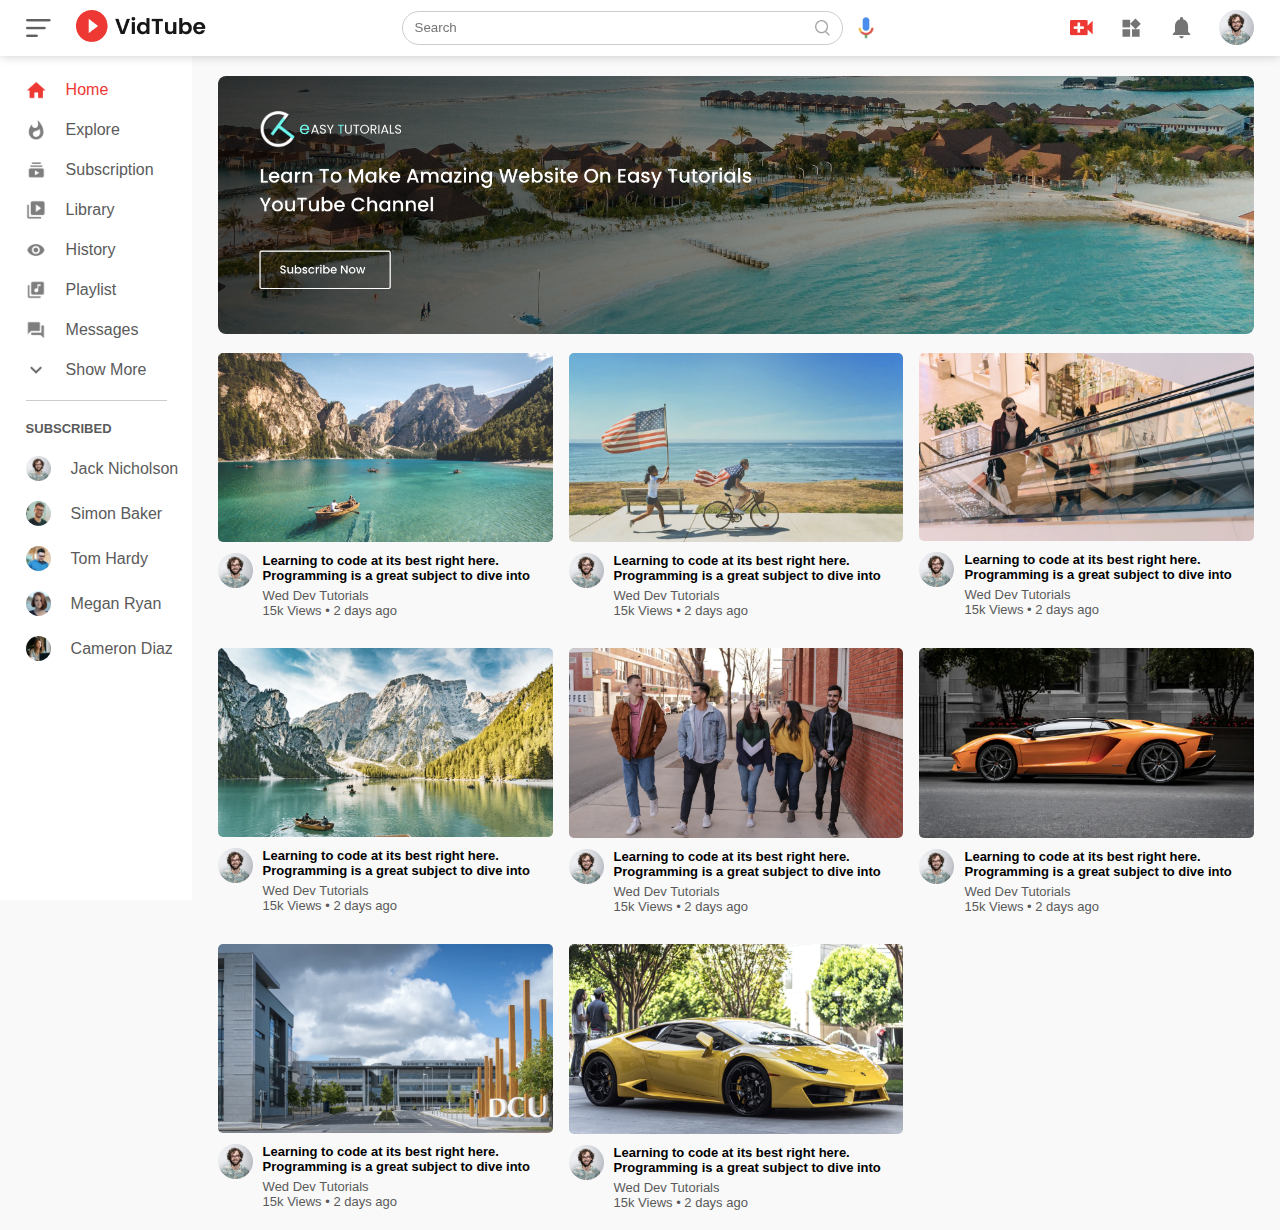
<file: index.html>
<!DOCTYPE html>
<html lang="en">
<head>
    <meta charset="UTF-8">
    <meta http-equiv="X-UA-Compatible" content="IE=edge">
    <meta name="viewport" content="width=device-width, initial-scale=1.0">
    <title>YouTube Clone</title>
    <link rel="stylesheet" href="css/style.css">
</head>
<body>
    <!-- navigation start -->
    <nav class="flex-div">
        <!-- navigation logo area -->
        <div class="nav-left flex-div">
            <img  class="menu-icon" src="images/menu.png" alt="menu">
            <a href="index.html">
                <img class="logo" src="images/logo.png" alt="logo">
            </a>
        </div>
        <!-- End -->
        <!-- Search box -->
        <div class="nav-middle flex-div">
            <div class="search-box flex-div">
                <input type="text" placeholder="Search">
                <img src="images/search.png" alt="search image">
            </div>
            <img class="mic-icon" src="images/voice-search.png" alt="search box">
        </div>
        <!-- Search box End -->

        <!-- Right side  -->
        <div class="nav-right flex-div">
            <img src="images/upload.png" alt="upload">
            <img src="images/more.png" alt="more">
            <img src="images/notification.png" alt="notification">
            <img class="user-icon" src="images/Jack.png" alt="user image">
        </div>
    </nav>
    <!-- navigation end -->

    <!-- sidebar start -->
    <div class="sidebar">
        <!-- shortcut links start -->
        <div class="shortcut-links">
            <!-- main links start -->
            <a href="#">
                <img src="images/home.png" alt="sidebar home image">
                <p>Home</p>
            </a>
            <a href="#">
                <img src="images/explore.png" alt="explore home image">
                <p>Explore</p>
            </a>
            <a href="#">
                <img src="images/subscriprion.png" alt="subscription home image">
                <p>Subscription</p>
            </a>
            <a href="#">
                <img src="images/library.png" alt="library home image">
                <p>Library</p>
            </a>
            <a href="#">
                <img src="images/history.png" alt="history home image">
                <p>History</p>
            </a>
            <a href="#">
                <img src="images/playlist.png" alt="playlist home image">
                <p>Playlist</p>
            </a>
            <a href="#">
                <img src="images/messages.png" alt="messages home image">
                <p>Messages</p>
            </a>
            <a href="#">
                <img src="images/show-more.png" alt="Show more home image">
                <p>Show More</p>
            </a>
            <!-- main links end -->
            <hr>
        </div>
        <!-- shortcut links end -->

        <!-- subscribed lists start -->
        <div class="subscribed-list">
            <h3>SUBSCRIBED</h3>
            <a href="#"><img src="images/Jack.png" alt="jack image"><p>Jack Nicholson</p></a>
            <a href="#"><img src="images/simon.png" alt="jack image"><p>Simon Baker</p></a>
            <a href="#"><img src="images/tom.png" alt="jack image"><p>Tom Hardy</p></a>
            <a href="#"><img src="images/megan.png" alt="jack image"><p>Megan Ryan</p></a>
            <a href="#"><img src="images/cameron.png" alt="jack image"><p>Cameron Diaz</p></a>
        </div>
        <!-- subscribed lists end -->
    </div>
    <!-- sidebar end -->

    <!-- main section start -->
        <div class="container">
            <div class="banner">
                <img src="images/banner.png" alt="banner image">
            </div>
            <div class="list-container">
                <div class="video-list">
                    <a href="video.html">
                        <img class="thumbnail" src="images/thumbnail1.png" alt="first">
                    </a>
                    <div class="flex-div">
                        <img src="images/Jack.png" alt="user jack post">
                        <div class="video-info">
                            <a href="video.html">Learning to code at its best right here. Programming is a great subject to dive into</a>
                            <p>Wed Dev Tutorials</p>
                            <p>15k Views &bull; 2 days ago</p>
                        </div>
                    </div>
                </div>
                <div class="video-list">
                    <a href="#">
                        <img class="thumbnail" src="images/thumbnail2.png" alt="first">
                    </a>
                    <div class="flex-div">
                        <img src="images/Jack.png" alt="user jack post">
                        <div class="video-info">
                            <a href="#">Learning to code at its best right here. Programming is a great subject to dive into</a>
                            <p>Wed Dev Tutorials</p>
                            <p>15k Views &bull; 2 days ago</p>
                        </div>
                    </div>
                </div>
                <div class="video-list">
                    <a href="#">
                        <img class="thumbnail" src="images/thumbnail3.png" alt="first">
                    </a>
                    <div class="flex-div">
                        <img src="images/Jack.png" alt="user jack post">
                        <div class="video-info">
                            <a href="#">Learning to code at its best right here. Programming is a great subject to dive into</a>
                            <p>Wed Dev Tutorials</p>
                            <p>15k Views &bull; 2 days ago</p>
                        </div>
                    </div>
                </div>
                <div class="video-list">
                    <a href="#">
                        <img class="thumbnail" src="images/thumbnail4.png" alt="first">
                    </a>
                    <div class="flex-div">
                        <img src="images/Jack.png" alt="user jack post">
                        <div class="video-info">
                            <a href="#">Learning to code at its best right here. Programming is a great subject to dive into</a>
                            <p>Wed Dev Tutorials</p>
                            <p>15k Views &bull; 2 days ago</p>
                        </div>
                    </div>
                </div>
                <div class="video-list">
                    <a href="#">
                        <img class="thumbnail" src="images/thumbnail5.png" alt="first">
                    </a>
                    <div class="flex-div">
                        <img src="images/Jack.png" alt="user jack post">
                        <div class="video-info">
                            <a href="#">Learning to code at its best right here. Programming is a great subject to dive into</a>
                            <p>Wed Dev Tutorials</p>
                            <p>15k Views &bull; 2 days ago</p>
                        </div>
                    </div>
                </div>
                <div class="video-list">
                    <a href="#">
                        <img class="thumbnail" src="images/thumbnail6.png" alt="first">
                    </a>
                    <div class="flex-div">
                        <img src="images/Jack.png" alt="user jack post">
                        <div class="video-info">
                            <a href="#">Learning to code at its best right here. Programming is a great subject to dive into</a>
                            <p>Wed Dev Tutorials</p>
                            <p>15k Views &bull; 2 days ago</p>
                        </div>
                    </div>
                </div>
                <div class="video-list">
                    <a href="#">
                        <img class="thumbnail" src="images/thumbnail7.png" alt="first">
                    </a>
                    <div class="flex-div">
                        <img src="images/Jack.png" alt="user jack post">
                        <div class="video-info">
                            <a href="#">Learning to code at its best right here. Programming is a great subject to dive into</a>
                            <p>Wed Dev Tutorials</p>
                            <p>15k Views &bull; 2 days ago</p>
                        </div>
                    </div>
                </div>
                <div class="video-list">
                    <a href="#">
                        <img class="thumbnail" src="images/thumbnail8.png" alt="first">
                    </a>
                    <div class="flex-div">
                        <img src="images/Jack.png" alt="user jack post">
                        <div class="video-info">
                            <a href="#">Learning to code at its best right here. Programming is a great subject to dive into</a>
                            <p>Wed Dev Tutorials</p>
                            <p>15k Views &bull; 2 days ago</p>
                        </div>
                    </div>
                </div>
            </div>
        </div>
    <!-- main section end -->
</body>
<script src="js/style.js"></script>
</html>
</file>
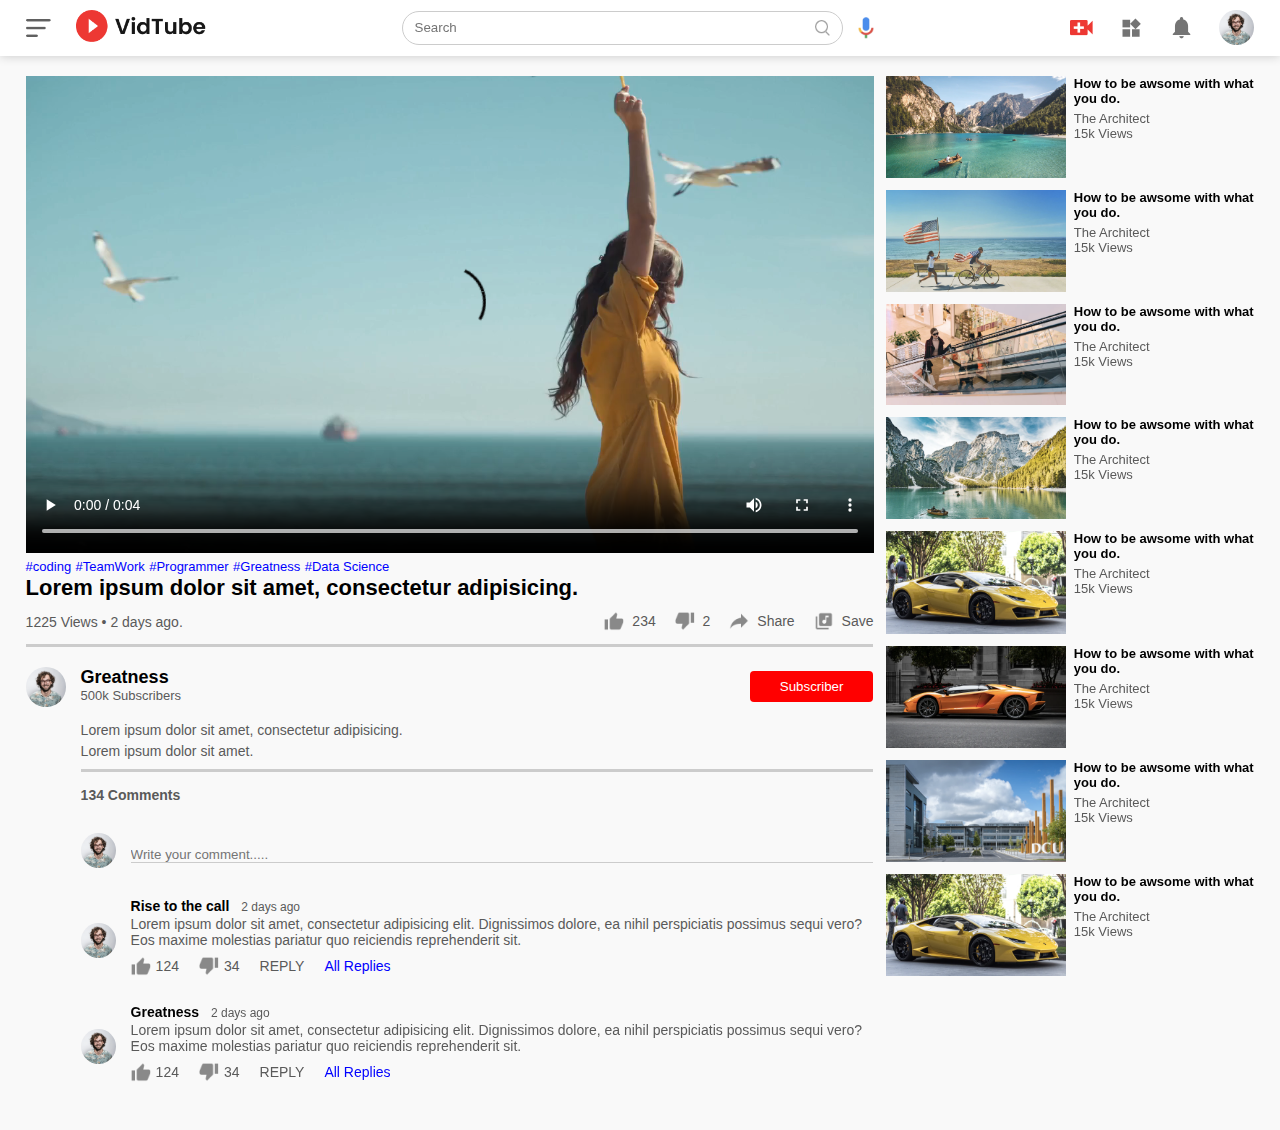
<file: video.html>
<!doctype html>
<html lang="en">
<head>
    <meta charset="UTF-8">
    <meta name="viewport"
          content="width=device-width, user-scalable=no, initial-scale=1.0, maximum-scale=1.0, minimum-scale=1.0">
    <meta http-equiv="X-UA-Compatible" content="ie=edge">
    <title>Play Video</title>
    <link rel="stylesheet" href="css/style.css">
</head>
<body>

    <!-- navigation start -->
    <nav class="flex-div">
        <!-- navigation logo area -->
        <div class="nav-left flex-div">
            <img  class="menu-icon" src="images/menu.png" alt="menu">
            <a href="index.html">
                <img class="logo" src="images/logo.png" alt="logo">
            </a>
        </div>
        <!-- End -->
        <!-- Search box -->
        <div class="nav-middle flex-div">
            <div class="search-box flex-div">
                <input type="text" placeholder="Search">
                <img src="images/search.png" alt="search image">
            </div>
            <img class="mic-icon" src="images/voice-search.png" alt="search box">
        </div>
        <!-- Search box End -->

        <!-- Right side  -->
        <div class="nav-right flex-div">
            <img src="images/upload.png" alt="upload">
            <img src="images/more.png" alt="more">
            <img src="images/notification.png" alt="notification">
            <img class="user-icon" src="images/Jack.png" alt="user image">
        </div>
    </nav>
    <!-- navigation end -->

    <!-- content area start -->
    <div class="container play-container">
        <div class="row">
            <div class="play-video">
                <video controls autoplay>
                    <source src="images/video.mp4" type="video/mp4">
                </video>
                <!-- tags start -->
                <div class="tags">
                    <a href="#">#coding</a>
                    <a href="#">#TeamWork</a>
                    <a href="#">#Programmer</a>
                    <a href="#">#Greatness</a>
                    <a href="#">#Data Science</a>
                </div>
                <!-- tags end -->
                <h3>Lorem ipsum dolor sit amet, consectetur adipisicing.</h3>
                <!-- play video information -->
                <div class="play-video-info">
                    <p>1225 Views &bull; 2 days ago.</p>
                    <div>
                        <a href="#">
                            <img src="images/like.png" alt="like button">
                            234
                        </a>
                        <a href="#">
                            <img src="images/dislike.png" alt="like button">
                            2
                        </a>
                        <a href="#">
                            <img src="images/share.png" alt="like button">
                            Share
                        </a>
                        <a href="#">
                            <img src="images/save.png" alt="like button">
                            Save
                        </a>
                    </div>
                </div>
                <!-- play video information end -->
                <hr>
                <!-- publisher info start -->
                    <div class="publisher">
                        <img src="images/Jack.png" alt="publisher image">
                        <div>
                            <p>Greatness</p>
                            <span>500k Subscribers</span>
                        </div>
                        <button type="button">Subscriber</button>
                    </div>
                <!-- publisher info start -->

                <!-- video description start -->
                    <div class="video-description">
                        <p>Lorem ipsum dolor sit amet, consectetur adipisicing.</p>
                        <p>Lorem ipsum dolor sit amet.</p>
                        <hr>

                        <!-- comments area start -->
                            <h4>134 Comments</h4>
                            <div class="add-comment">
                                <img src="images/Jack.png" alt="comments image">
                                <input type="text" placeholder="Write your comment.....">
                            </div>
                        <!-- old comments start -->
                            <div class="old-comment">
                                <img src="images/Jack.png" alt="old image area image">
                                <div>
                                    <h3>Rise to the call <span>2 days ago</span></h3>
                                    <p>
                                        Lorem ipsum dolor sit amet, consectetur adipisicing elit.
                                        Dignissimos dolore, ea nihil perspiciatis possimus sequi vero?
                                        Eos maxime molestias pariatur quo reiciendis reprehenderit sit.

                                        <span class="comment-action">
                                            <img src="images/like.png" alt="like image">
                                            <span>124</span>
                                            <img src="images/dislike.png" alt="dislike image">
                                            <span>34</span>
                                            <span>REPLY</span>
                                            <a href="#">All Replies</a>
                                        </span>
                                    </p>
                                </div>
                            </div>
                        <div class="old-comment">
                            <img src="images/Jack.png" alt="old image area image">
                            <div>
                                <h3>Greatness <span>2 days ago</span></h3>
                                <p>
                                    Lorem ipsum dolor sit amet, consectetur adipisicing elit.
                                    Dignissimos dolore, ea nihil perspiciatis possimus sequi vero?
                                    Eos maxime molestias pariatur quo reiciendis reprehenderit sit.

                                    <span class="comment-action">
                                            <img src="images/like.png" alt="like image">
                                            <span>124</span>
                                            <img src="images/dislike.png" alt="dislike image">
                                            <span>34</span>
                                            <span>REPLY</span>
                                            <a href="#">All Replies</a>
                                        </span>
                                </p>
                            </div>
                        </div>
                        <!-- old comments end -->

                        <!-- comments area start -->
                    </div>
                <!-- video description end -->
            </div>
            <!-- video right sidebar start -->
                 <div class="right-sidebar">
                <div class="side-video-list">
                    <a class="small-thumbnail" href="#">
                        <img src="images/thumbnail1.png" alt="right side content">
                    </a>
                    <div class="video-info">
                        <a href="#">How to be awsome with what you do.</a>
                        <p>The Architect</p>
                        <p>15k Views</p>
                    </div>
                </div>
                <div class="side-video-list">
                    <a class="small-thumbnail" href="#">
                        <img src="images/thumbnail2.png" alt="right side content">
                    </a>
                    <div class="video-info">
                        <a href="#">How to be awsome with what you do.</a>
                        <p>The Architect</p>
                        <p>15k Views</p>
                    </div>
                </div>
                <div class="side-video-list">
                    <a class="small-thumbnail" href="#">
                        <img src="images/thumbnail3.png" alt="right side content">
                    </a>
                    <div class="video-info">
                        <a href="#">How to be awsome with what you do.</a>
                        <p>The Architect</p>
                        <p>15k Views</p>
                    </div>
                </div>
                <div class="side-video-list">
                    <a class="small-thumbnail" href="#">
                        <img src="images/thumbnail4.png" alt="right side content">
                    </a>
                    <div class="video-info">
                        <a href="#">How to be awsome with what you do.</a>
                        <p>The Architect</p>
                        <p>15k Views</p>
                    </div>
                </div>
                <div class="side-video-list">
                    <a class="small-thumbnail" href="#">
                        <img src="images/thumbnail8.png" alt="right side content">
                    </a>
                    <div class="video-info">
                        <a href="#">How to be awsome with what you do.</a>
                        <p>The Architect</p>
                        <p>15k Views</p>
                    </div>
                </div>
                <div class="side-video-list">
                    <a class="small-thumbnail" href="#">
                        <img src="images/thumbnail6.png" alt="right side content">
                    </a>
                    <div class="video-info">
                        <a href="#">How to be awsome with what you do.</a>
                        <p>The Architect</p>
                        <p>15k Views</p>
                    </div>
                </div>
                <div class="side-video-list">
                    <a class="small-thumbnail" href="#">
                        <img src="images/thumbnail7.png" alt="right side content">
                    </a>
                    <div class="video-info">
                        <a href="#">How to be awsome with what you do.</a>
                        <p>The Architect</p>
                        <p>15k Views</p>
                    </div>
                </div>
                <div class="side-video-list">
                    <a class="small-thumbnail" href="#">
                        <img src="images/thumbnail8.png" alt="right side content">
                    </a>
                    <div class="video-info">
                        <a href="#">How to be awsome with what you do.</a>
                        <p>The Architect</p>
                        <p>15k Views</p>
                    </div>
                </div>
            </div>
            <!-- video right sidebar start -->
        </div>
    </div>
    <!-- content area end -->
</body>
</html>
</file>
<file: css/style.css>
*{
    margin: 0;
    padding: 0;
    font-family: 'poppins', sans-serif;
    box-sizing: border-box;
}
a{
    text-decoration: none;
    color: #5a5a5a;
}
img{
    cursor: pointer;
}
.flex-div{
    display: flex;
    align-items: center;
}
nav{
    padding: 10px 2%;
    justify-content: space-between;
    box-shadow: 0 0 10px rgba(0, 0, 0, 0.2);
    background: #fff;
    position: sticky;
    top: 0;
    z-index: 10;
}
.nav-right img{
    width: 25px;
    margin-right: 25px;
}
.nav-right .user-icon{
    width: 35px;
    border-radius: 50%;
    margin-right: 0;
}
.nav-left .menu-icon{
    width: 25px;
    margin-right: 25px;
}
.nav-left .logo{
    width: 130px;
}

.nav-middle .mic-icon{
    width: 16px;
}
.nav-middle .search-box{
    border: 1px solid #ccc;
    margin-right: 15px;
    padding: 8px 12px;
    border-radius: 25px ;
}
.nav-middle .search-box input{
    width: 400px;
    border: 0;
    outline: 0;
    background: transparent;
}

.nav-middle .search-box img{
     width: 15px;
}
/*--------- sidebar start ------------*/
.sidebar{
    background: #fff;
    width: 15%;
    height: 100vh;
    position: fixed;
    top: 0;
    padding-left: 2%;
    padding-top: 80px;

}

.shortcut-links a img{
    width: 20px;
    margin-right: 20px;
}
.shortcut-links a{
    display: flex;
    align-items: center;
    margin-bottom: 20px;
    width: fit-content;
    flex-wrap: wrap;
}
.shortcut-links a:first-child{
    color: #ed3833;
}

.sidebar hr{
    border: 0;
    height: 1px;
    background: #ccc;
    width: 85%;
}

.subscribed-list  h3{
    font-size: 13px;
    margin: 20px 0;
    color: #5a5a5a;
}
.subscribed-list a{
    display: flex;
    align-items: center;
    margin-bottom: 20px;
    width: fit-content;
    flex-wrap: wrap;
}
.subscribed-list a img{
    width: 25px;
    border-radius: 50%;
    margin-right: 20px;
}
.small-sidebar{
    width: 5%;
}
.small-sidebar a p{
    display: none;
}
.small-sidebar h3{
    display: none;
}
.small-sidebar hr{
    width: 50%;
    margin-bottom: 25px;
}

/*--------- sidebar end ------------*/

/*--------- main content start ------------*/
.container{
    background: #f9f9f9;
    padding: 20px 2% 20px 17%;
}
.large-container{
    padding-left: 7%;
}
.banner{
    width: 100%;
}
.banner img{
    width: 100%;
    border-radius: 8px;
}

.list-container{
    display: grid;
    grid-template-columns: repeat(auto-fit,minmax(250px, 1fr));
    grid-column-gap: 16px;
    grid-row-gap: 30px;
    margin-top: 15px;
}
.video-list .thumbnail{
    width: 100%;
    border-radius: 5px;
}
.video-list .flex-div{
    align-items: flex-start;
    margin-top: 7px;
}
.video-list .flex-div img{
    width: 35px;
    margin-right: 10px;
    border-radius: 50%;
}
.video-info{
    color: #5a5a5a;
    font-size: 13px;
}
.video-info a {
    color: #000;
    font-weight: 600;
    display: block;
    margin-bottom: 5px;
}
/*--------- main content end ------------*/
/*--------- media queries start ------------*/
@media (max-width: 900px) {
    .menu-icon{
        display: none;
    }
    .sidebar{
        display: none;
    }
    .container, .large-container{
        padding-left: 5%;
        padding-right: 5%;
    }
    .nav-right img{
        display: none;
    }
    .nav-right .user-icon{
        display: block;
        width: 30px;
    }
    .nav-middle .search-box input{
        width: 100px;
    }
    .nav-middle .mic-icon{
        display: none;
    }
    .logo{
        width: 90px;
    }
}
/*--------- media queries end ------------*/

/*--------- video page start ------------*/
.play-container{
    padding-left: 2%;
}
.row{
    display: flex;
    justify-content: space-between;
    flex-wrap: wrap;
}
.play-video{
    flex-basis: 69%;
}
.right-sidebar{
    flex-basis: 30%;
}
.play-video video{
    width: 100%;
}
.side-video-list{
    display: flex;
    justify-content: space-between;
    margin-bottom: 8px;
}
.side-video-list img{
    width: 100%;
}
.side-video-list .small-thumbnail{
    flex-basis: 49%;
}
.side-video-list .video-info{
    flex-basis: 49%;
}
.play-video .tags a{
    color: #0000ff;
    font-size: 13px;
}
.play-video h3{
    font-weight: 600;
    font-size: 22px;
}
.play-video .play-video-info{
    display: flex;
    align-items: center;
    justify-content: space-between;
    flex-wrap: wrap;
    margin-top: 10px;
    font-size: 14px;
    color: #5a5a5a;
}
.play-video .play-video-info a img{
    width: 20px;
    margin-right: 8px;
}
.play-video .play-video-info a{
    display: inline-flex;
    align-items: center;
    margin-left: 15px;
}
.play-video hr{
    border: 0;
    height: 3px;
    background: #ccc;
    margin: 10px 0;
}

.publisher {
    display: flex;
    align-items: center;
    margin-top: 20px;
}

.publisher div{
    flex: 1;
    line-height: 18px;
}

.publisher img{
    width: 40px;
    border-radius: 50%;
    margin-right: 15px;
}

.publisher div p{
    color: #000;
    font-weight: 600;
    font-size: 18px;
}
.publisher div span{
    font-size: 13px;
    color: #5a5a5a;
}
.publisher button{
    background: red;
    color: #fff;
    padding: 8px 30px;
    border: 0;
    outline: 0;
    border-radius: 4px;
    cursor: pointer;
}

.video-description{
    padding-left: 55px;
    margin: 15px 0;

}
.video-description p{
    font-size: 14px;
    margin-bottom: 5px;
    color: #5a5a5a;
}
.video-description h4{
    font-size: 14px;
    color: #5a5a5a;
    margin-top: 15px;
}

/*--------- comment section -----------*/
.add-comment{
    display: flex;
    align-items: center;
    margin: 30px 0;
}

.add-comment img{
    width: 35px;
    border-radius: 50%;
    margin-right: 15px;
}
.add-comment input{
    border: 0;
    outline: 0;
    border-bottom: 1px solid #ccc;
    width: 100%;
    padding-top: 10px;
    background: transparent;
}

.old-comment{
    display: flex;
    align-items: center;
    margin: 20px 0;
}
.old-comment img{
    width: 35px;
    border-radius: 50%;
    margin-right: 15px;
}
.old-comment h3{
    font-size: 14px;
    margin-bottom: 2px;

}
.old-comment h3 span{
    font-size: 12px;
    color: #5a5a5a;
    font-weight: 500;
    margin-left: 8px;
}
.old-comment .comment-action{
    display: flex;
    align-items: center;
    margin: 8px 0;
    font-size: 14px;
}
.old-comment .comment-action img{
    border-radius: 0;
    width: 20px;
    margin-right: 5px;
}
.old-comment .comment-action span{
    margin-right: 20px;
    color: #5a5a5a;
}
.old-comment .comment-action a{
    color: #0000ff;
}
/*--------- video page end ------------*/

/*------ media queries video page */
@media (max-width: 900px) {
    .play-video{flex-basis: 100%;}
    .right-sidebar{flex-basis: 100%;}
    .play-container{padding-left: 5%;}
    .video-description{padding-left: 0}
    .play-video .play-video-info a{
        margin-left: 0;
        margin-right: 15px;
        margin-top: 15px;
    }
}
/*------ media queries video page end*/
</file>
